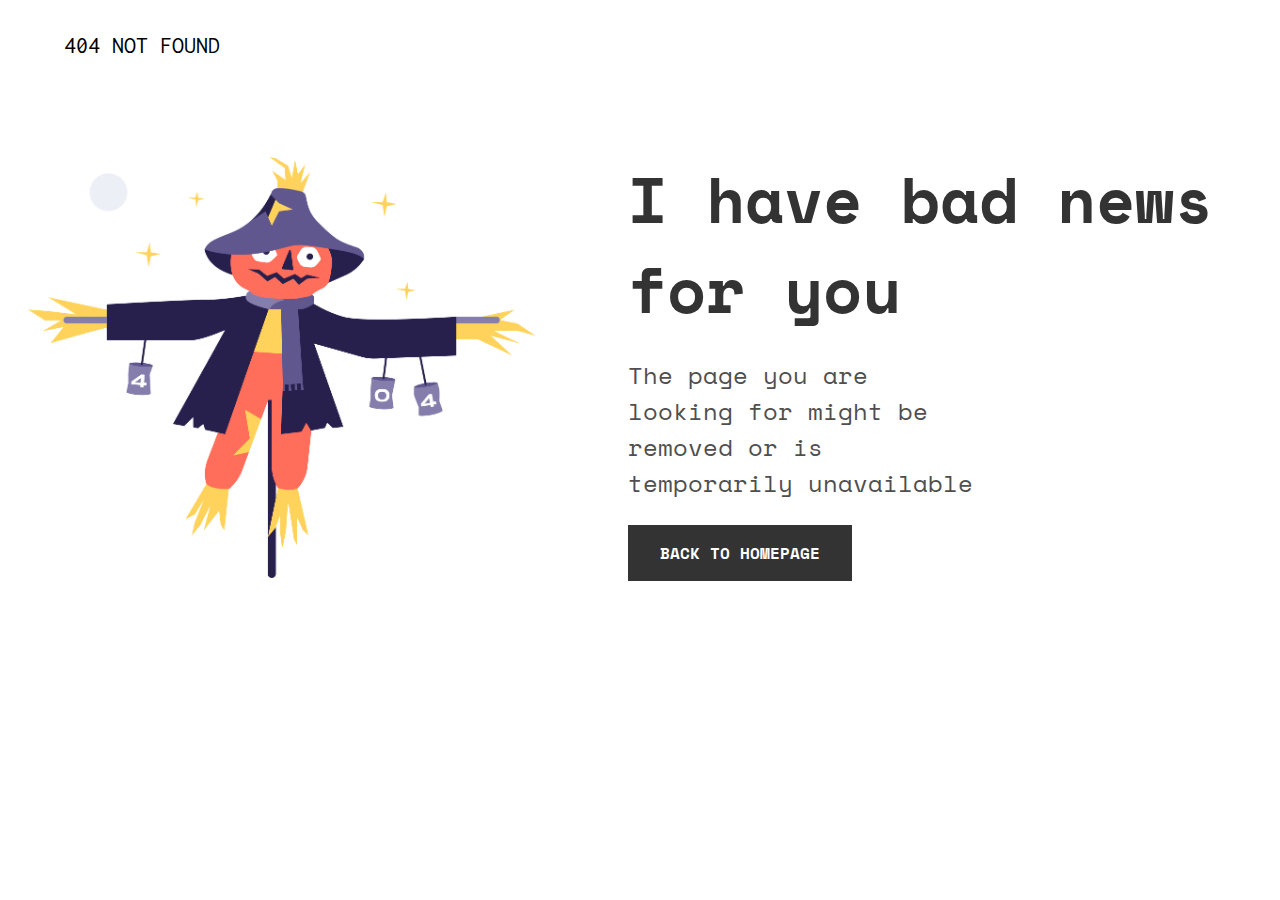
<file: 404-page/index.html>
<!DOCTYPE html>
<html lang="en">
  <head>
    <meta charset="utf-8" />
    <meta
      name="viewport"
      content="width=device-width, initial-scale=1,
  maximum-scale=5"
    />
    <link rel="stylesheet" href="styles/style.css">
  </head>
  <body>
    <header>
      404 NOT FOUND
    </header>
    <main>
      <div class="right">
        <img src="./Scarecrow.png" alt="ERROR 404">
      </div>
      <div class="left">
        <h1>I have bad news for you</h1>
        <p>The page you are looking for might be removed or is temporarily unavailable</p>
        <button>BACK TO HOMEPAGE</button>
      </div>
    </main>
  </body>
</html>
</file>
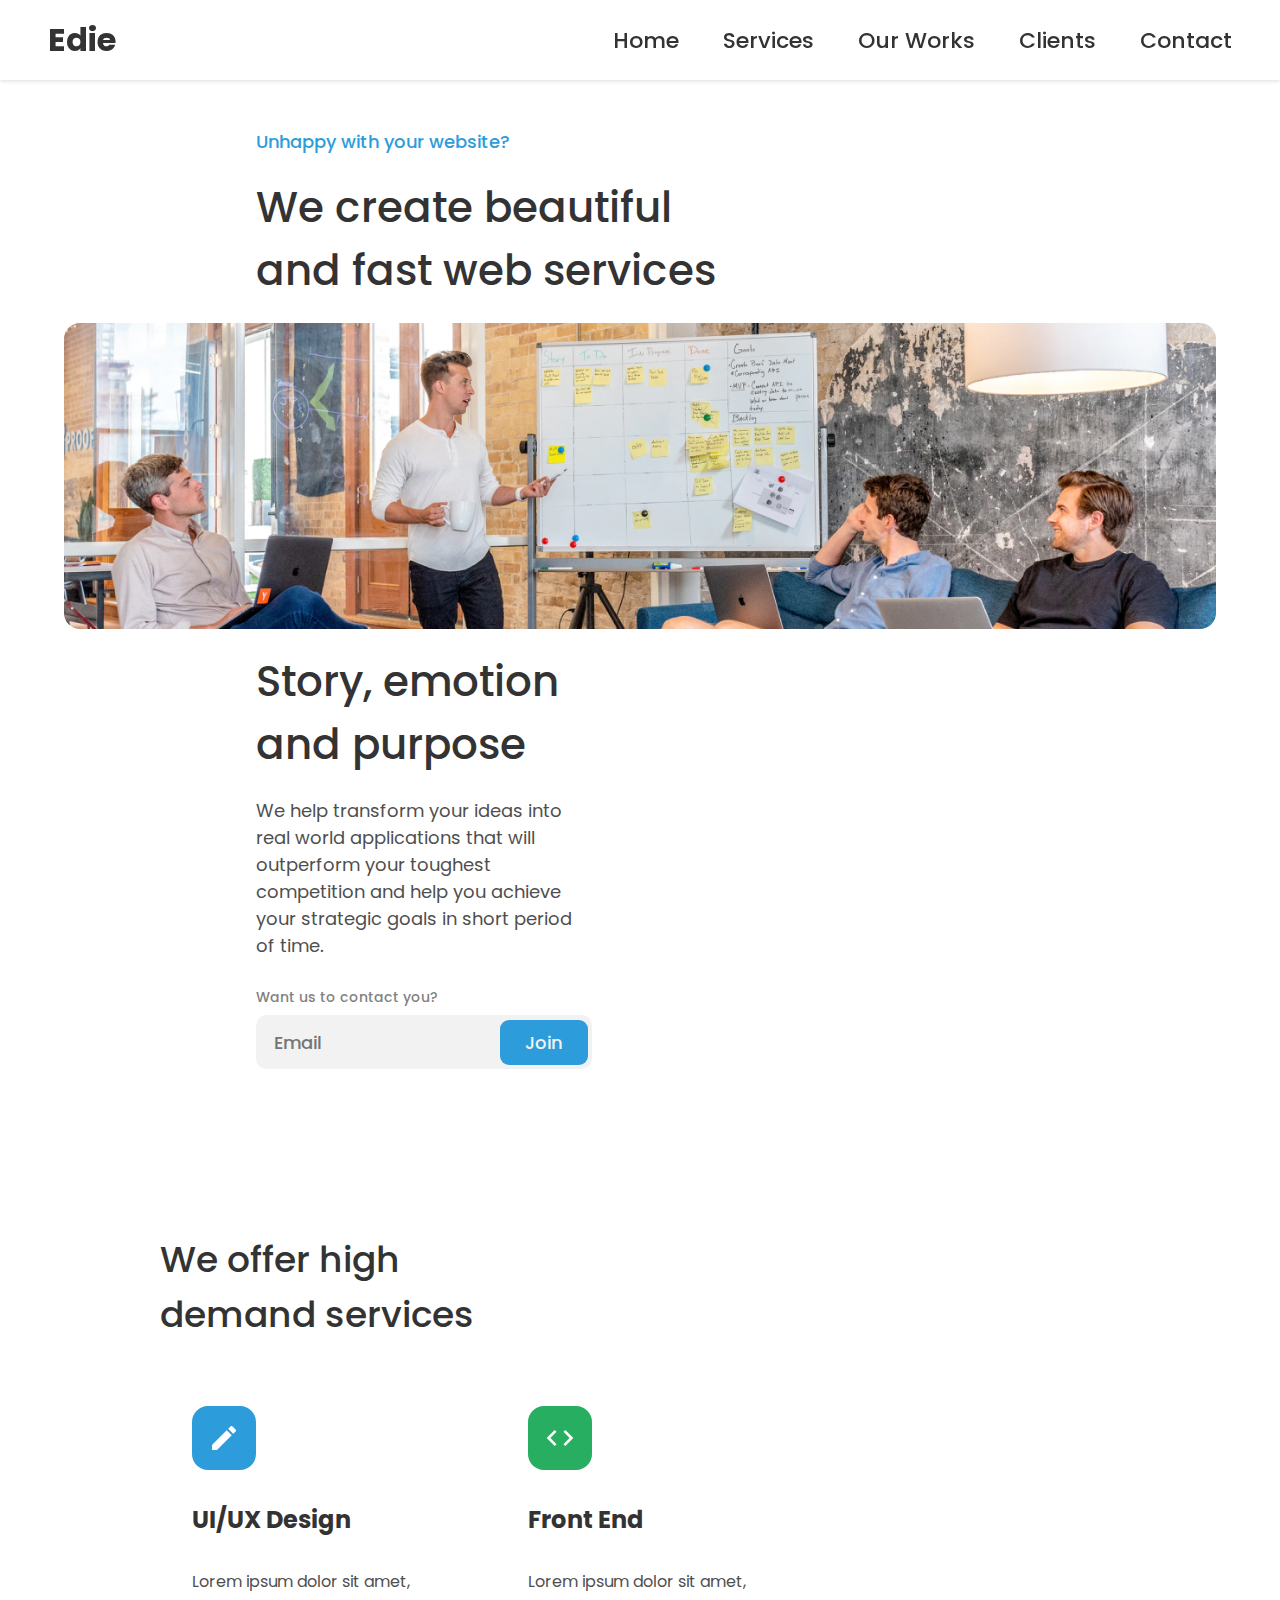
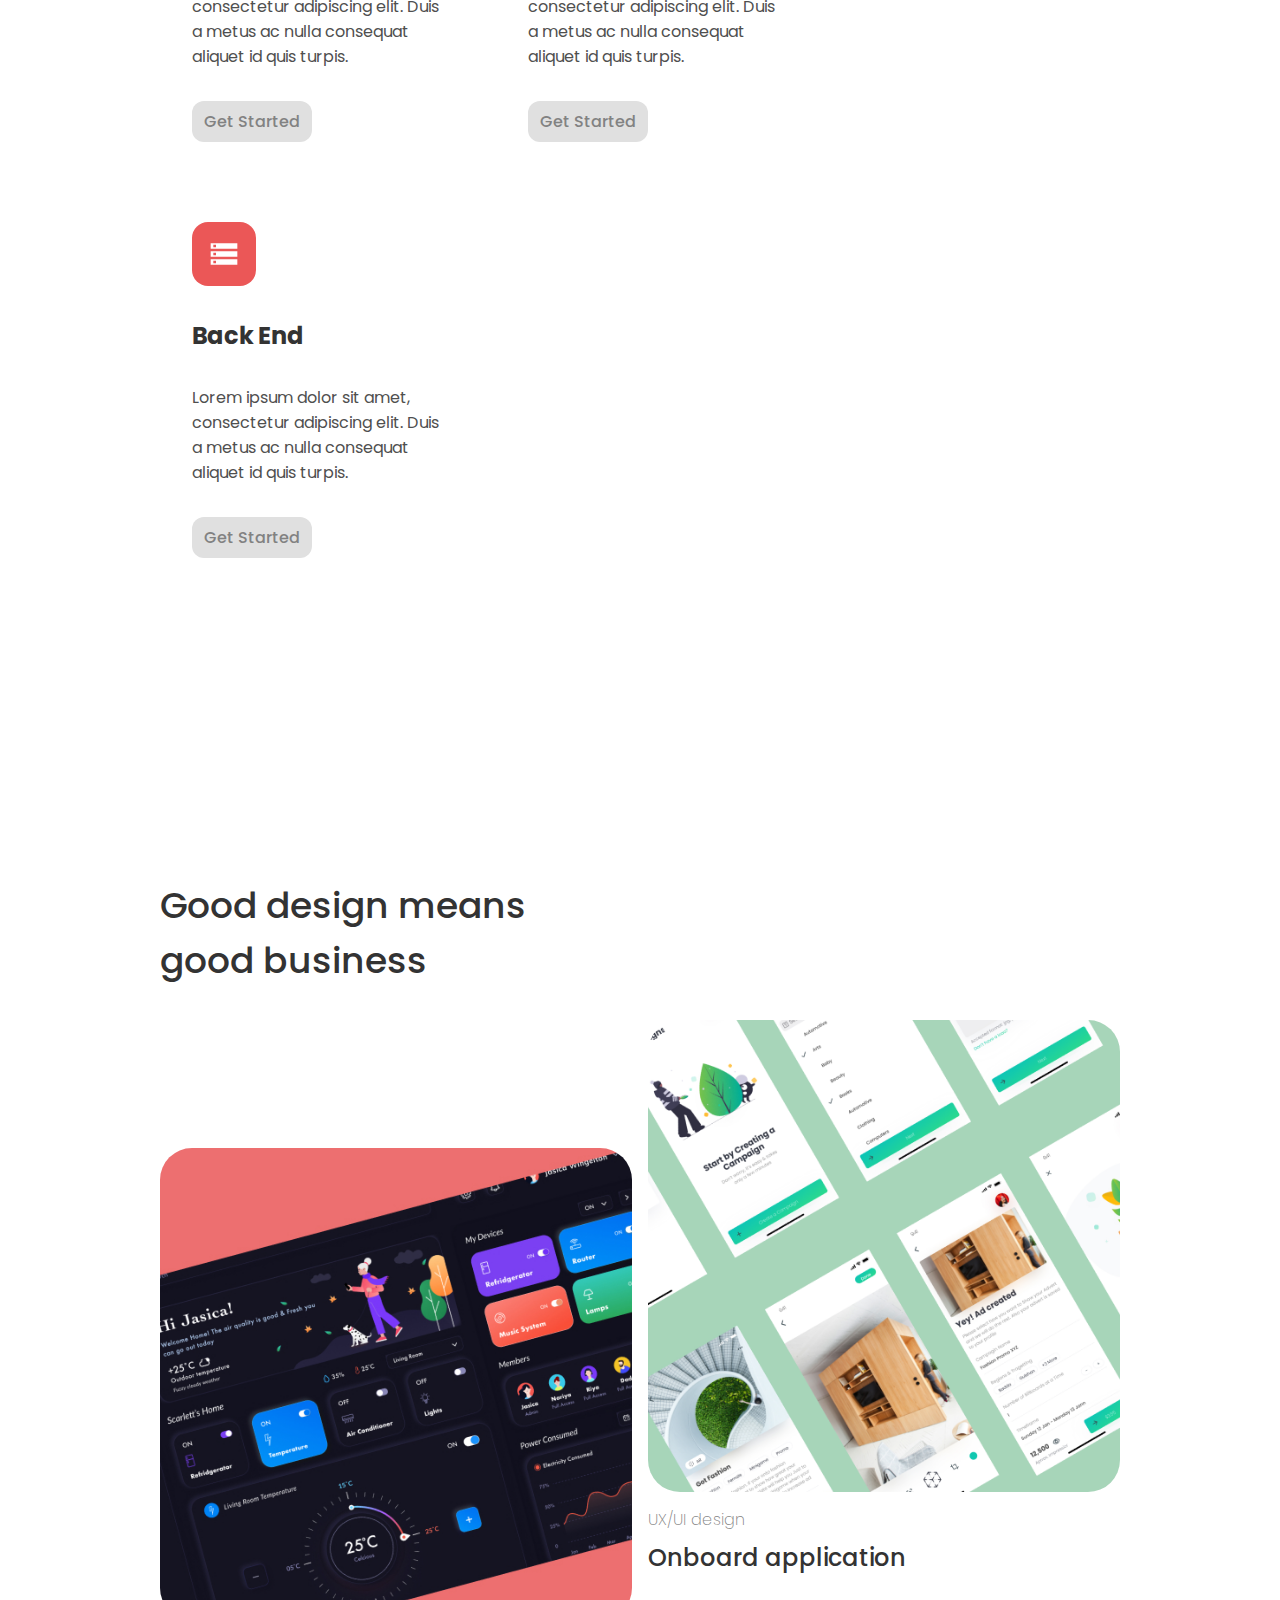
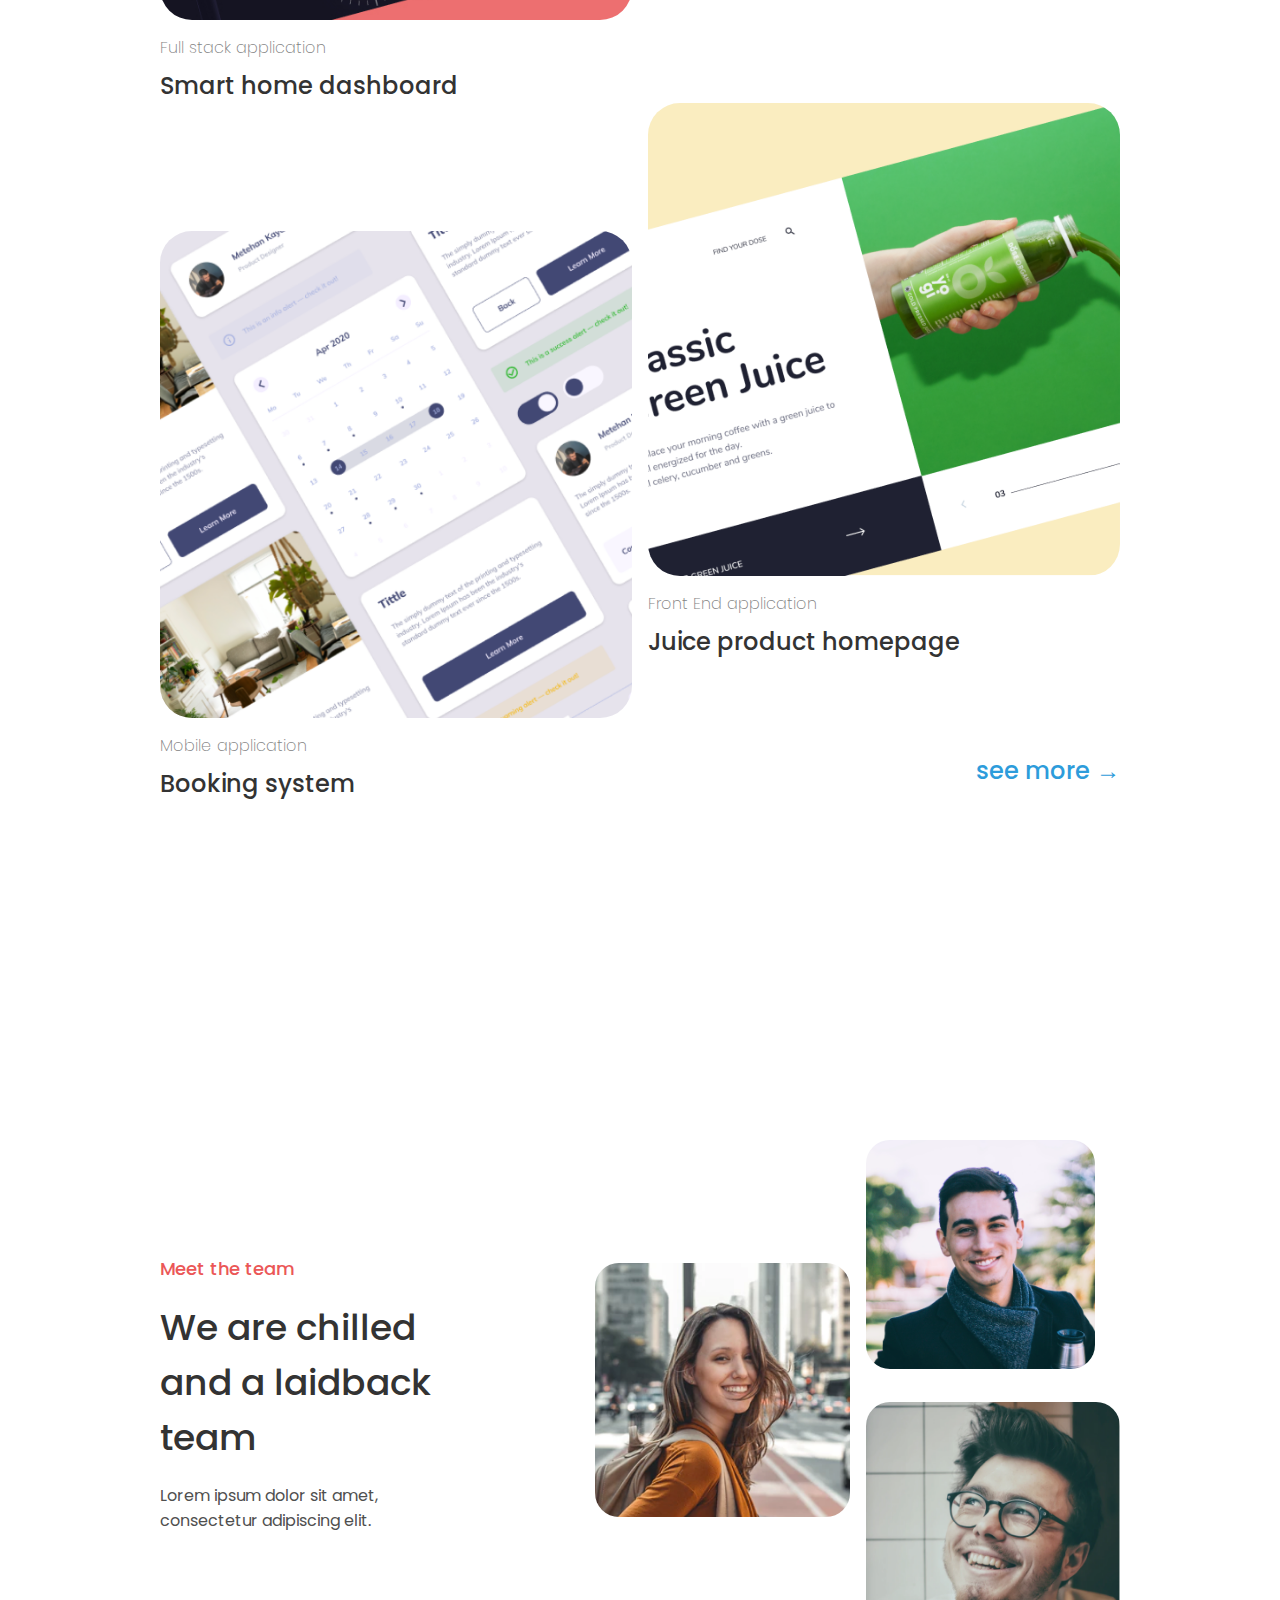
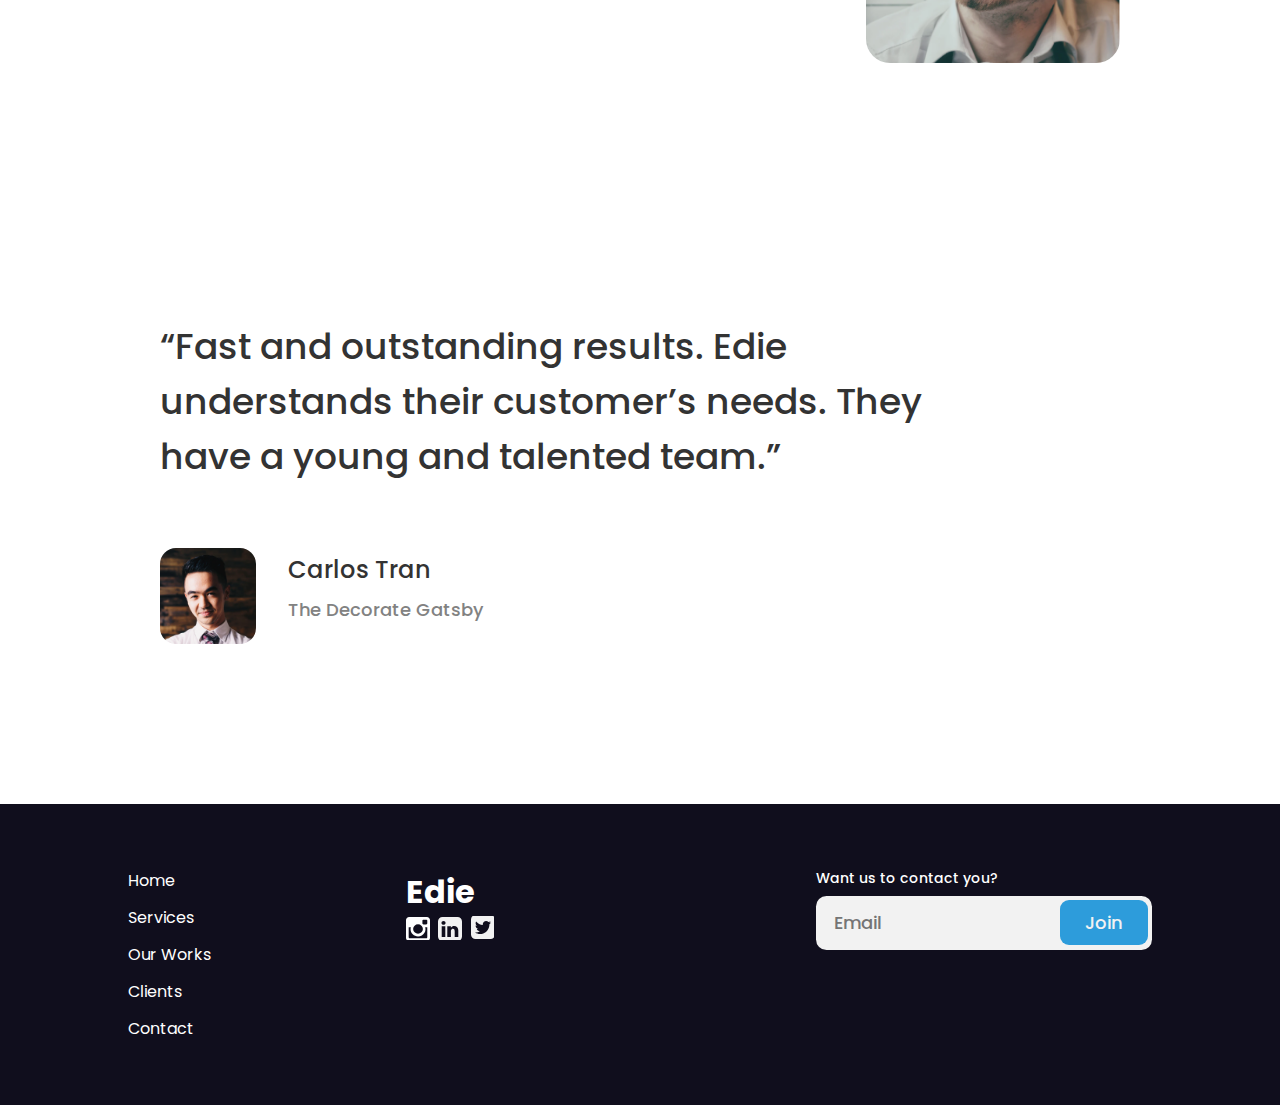
<file: edie-homepage-master/index.html>
<!DOCTYPE html>
<html lang="en">
  <head>
    <meta charset="UTF-8" />
    <meta name="viewport" content="width=device-width, initial-scale=1.0" />
    <meta http-equiv="X-UA-Compatible" content="ie=edge" />
    <title>Edie</title>
    <link rel="stylesheet" href="styles/style.css" />
  </head>
  <body>
    <!-- ------ -->
    <!-- Header -->
    <!-- ------ -->
    <header>
      <h1>Edie</h1>
      <nav>
        <div id="ham-icon">&#9776;</div>
        <ul>
          <li><a href="#home">Home</a></li>
          <li><a href="#services">Services</a></li>
          <li><a href="#works">Our Works</a></li>
          <li><a href="#clients">Clients</a></li>
          <li><a href="#contact">Contact</a></li>
        </ul>
      </nav>
      <!-- ToDo = Hamburger and Mobile Nav -->
    </header>
    <main id="home">
      <!-- ---- -->
      <!-- Hero -->
      <!-- ---- -->
      <section id="hero">
        <div class="hero__title_wrapper">
          <p class="sky">Unhappy with your website?</p>
          <h2 class="hero__title">
            We create beautiful <br />
            and fast web services
          </h2>
        </div>
        <div class="hero__image_wrapper">
          <img src="./images/heroImage.jpg" alt="" />
        </div>
        <div class="hero__title_wrapper w-20">
          <h2 class="hero__title">
            Story, emotion and purpose
          </h2>
          <p>
            We help transform your ideas into real world applications that will
            outperform your toughest competition and help you achieve your
            strategic goals in short period of time.
          </p>
          <div class="hero__email_wrapper">
            <label for="email">Want us to contact you?</label>
            <div class="button_wrapper">
              <input type="email" name="email" placeholder="Email" />
              <button type="submit">Join</button>
            </div>
          </div>
        </div>
      </section>
      <!-- -------- -->
      <!-- Services -->
      <!-- -------- -->
      <section id="services">
        <h2 class="services__title">We offer high <br />demand services</h2>
        <div class="services__cards">
          <div class="card">
            <div class="icon blue">
              <img src="./images/create.svg" alt="" />
            </div>
            <h3 class="title">UI/UX Design</h3>
            <p class="details">
              Lorem ipsum dolor sit amet, consectetur adipiscing elit. Duis a
              metus ac nulla consequat aliquet id quis turpis.
            </p>
            <button>Get Started</button>
          </div>
          <div class="card">
            <div class="icon green">
              <img src="./images/code.svg" alt="" />
            </div>
            <h3 class="title">Front End</h3>
            <p class="details">
              Lorem ipsum dolor sit amet, consectetur adipiscing elit. Duis a
              metus ac nulla consequat aliquet id quis turpis.
            </p>
            <button>Get Started</button>
          </div>
          <div class="card">
            <div class="icon red">
              <img src="./images/storage.svg" alt="" />
            </div>
            <h3 class="title">Back End</h3>
            <p class="details">
              Lorem ipsum dolor sit amet, consectetur adipiscing elit. Duis a
              metus ac nulla consequat aliquet id quis turpis.
            </p>
            <button>Get Started</button>
          </div>
        </div>
      </section>
      <!-- --------- -->
      <!-- Our Works -->
      <!-- --------- -->
      <section id="works">
        <h2 class="works__title">Good design means <br />good business</h2>
        <div class="cards">
          <div class="card_row">
            <div class="card -mb-8">
              <img src="./images/smarthome.jpg" class="card_image" />
              <div class="card_subtitle">Full stack application</div>
              <h3 class="card_title">Smart home dashboard</h3>
            </div>
            <div class="card">
              <img src="./images/onboard.png" alt="" class="card_image" />
              <div class="card_subtitle">UX/UI design</div>
              <h3 class="card_title">Onboard application</h3>
            </div>
          </div>
          <div class="card_row">
            <div class="card -mb-8">
              <img src="./images/booking.png" alt="" class="card_image" />
              <div class="card_subtitle">Mobile application</div>
              <h3 class="card_title">Booking system</h3>
            </div>
            <div class="card">
              <img src="./images/juice-product.png" alt="" class="card_image" />
              <div class="card_subtitle">Front End application</div>
              <h3 class="card_title">Juice product homepage</h3>
            </div>
          </div>
        </div>
        <div class="link">
          <a href="#works">see more &RightArrow;</a>
        </div>
      </section>
      <!-- -------- -->
      <!-- Our Team -->
      <!-- -------- -->
      <section id="contact">
        <div class="left">
          <div class="subtitle">Meet the team</div>
          <h2 class="title">We are chilled <br> and a laidback <br> team</h2>
          <p class="about">Lorem ipsum dolor sit amet, <br> consectetur adipiscing elit.</p>
        </div>
        <div class="right">
          <img id="two" src="./images/person1.png" alt="">
          <img id="three" src="./images/person2.png" alt="">
          <img id="one" src="./images/person3.png" alt="">
        </div>
      </section>
      <!-- ------- -->
      <!-- Clients -->
      <!-- ------- -->
      <section id="clients">
        <q>Fast and outstanding results. Edie understands their customer’s needs. They have a young and talented team.</q>
        <div class="profile">
          <img src="./images/person4.png" alt="">
          <div class="about">
            <h4 class="name">Carlos Tran</h4>
            <div class="subtitle">The Decorate Gatsby</div>
          </div>
        </div>
      </section>
    </main>
    <footer>
      <div class="left">
        <nav>
          <ul>
            <li><a href="#home">Home</a></li>
            <li><a href="#services">Services</a></li>
            <li><a href="#works">Our Works</a></li>
            <li><a href="#clients">Clients</a></li>
            <li><a href="#contact">Contact</a></li>
          </ul>
        </nav>
      </div>
      <div class="center">
        <h1>Edie</h1>
        <div class="icons">
          <img src="./images/instagram.svg" alt="">
          <img src="./images/linkedin.svg" alt="">
          <img src="./images/twitter.svg" alt="">
        </div>
      </div>
      <div class="right">
          <label for="email">Want us to contact you?</label>
          <div class="button_wrapper">
            <input type="email" name="email" placeholder="Email" />
            <button type="submit">Join</button>
          </div>
      </div>
    </footer>
    <script src="script.js"></script>
  </body>
</html>
</file>
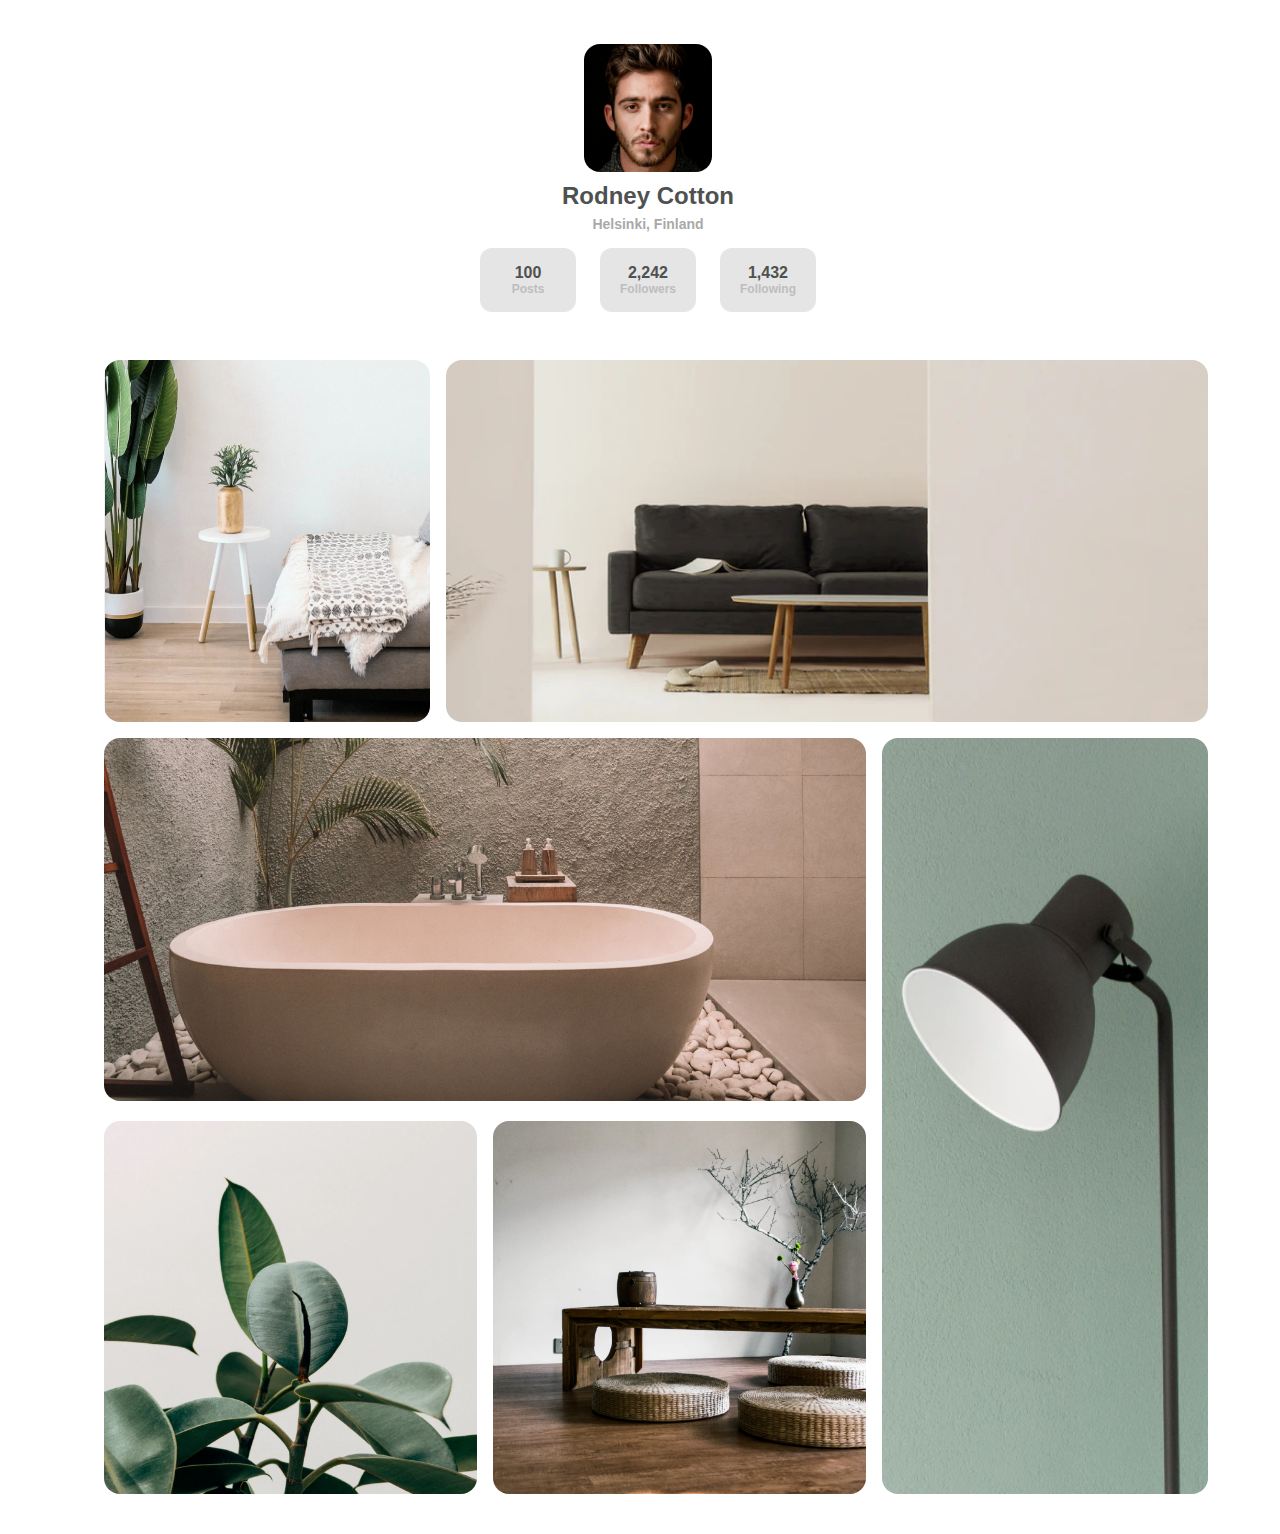
<file: my-gallery-master/index.html>
<!DOCTYPE html>
<html lang="en">
<head>
  <meta charset="UTF-8">
  <meta name="viewport" content="width=device-width, initial-scale=1.0">
  <meta http-equiv="X-UA-Compatible" content="ie=edge">
  <link rel="stylesheet" href="styles/style.css">
  <title>My Gallery Challenge</title>
</head>
<body>
  <section id="profile">
    <div class="avatar">
        <img src="./images/profilePhoto.png" alt="DP">
      <div id="name">Rodney Cotton</div>
      <small id="place">Helsinki, Finland</small>
    </div>
    <div class="cards">
      <div class="card">
        <div class="card___value">100</div>
        <small class="card__title">Posts</small>
      </div>
      <div class="card">
        <div class="card___value">2,242</div>
        <small class="card__title">Followers</small>
      </div>
      <div class="card">
        <div class="card___value">1,432</div>
        <small class="card__title">Following</small>
      </div>
    </div>
  </section>
  <section id="images">
    <div id="row1" class="flex">
      <img src="./images/photo1.png" alt="">
      <img src="./images/photo2.png" alt="">
    </div>
    <div id="row2" class="flex">
      <div id="row3" class="flex">
        <div id="row4">
          <img src="./images/photo3.png" alt="">
        </div>
        <div id="row5" class="flex">
          <img src="./images/photo5.png" alt="">
          <img src="./images/photo6.png" alt="">
        </div>
      </div>
      <div id="row6" class="flex">
        <img src="./images/photo4.png" alt="">
      </div>
    </div>
  </section>
</body>
</html>
</file>
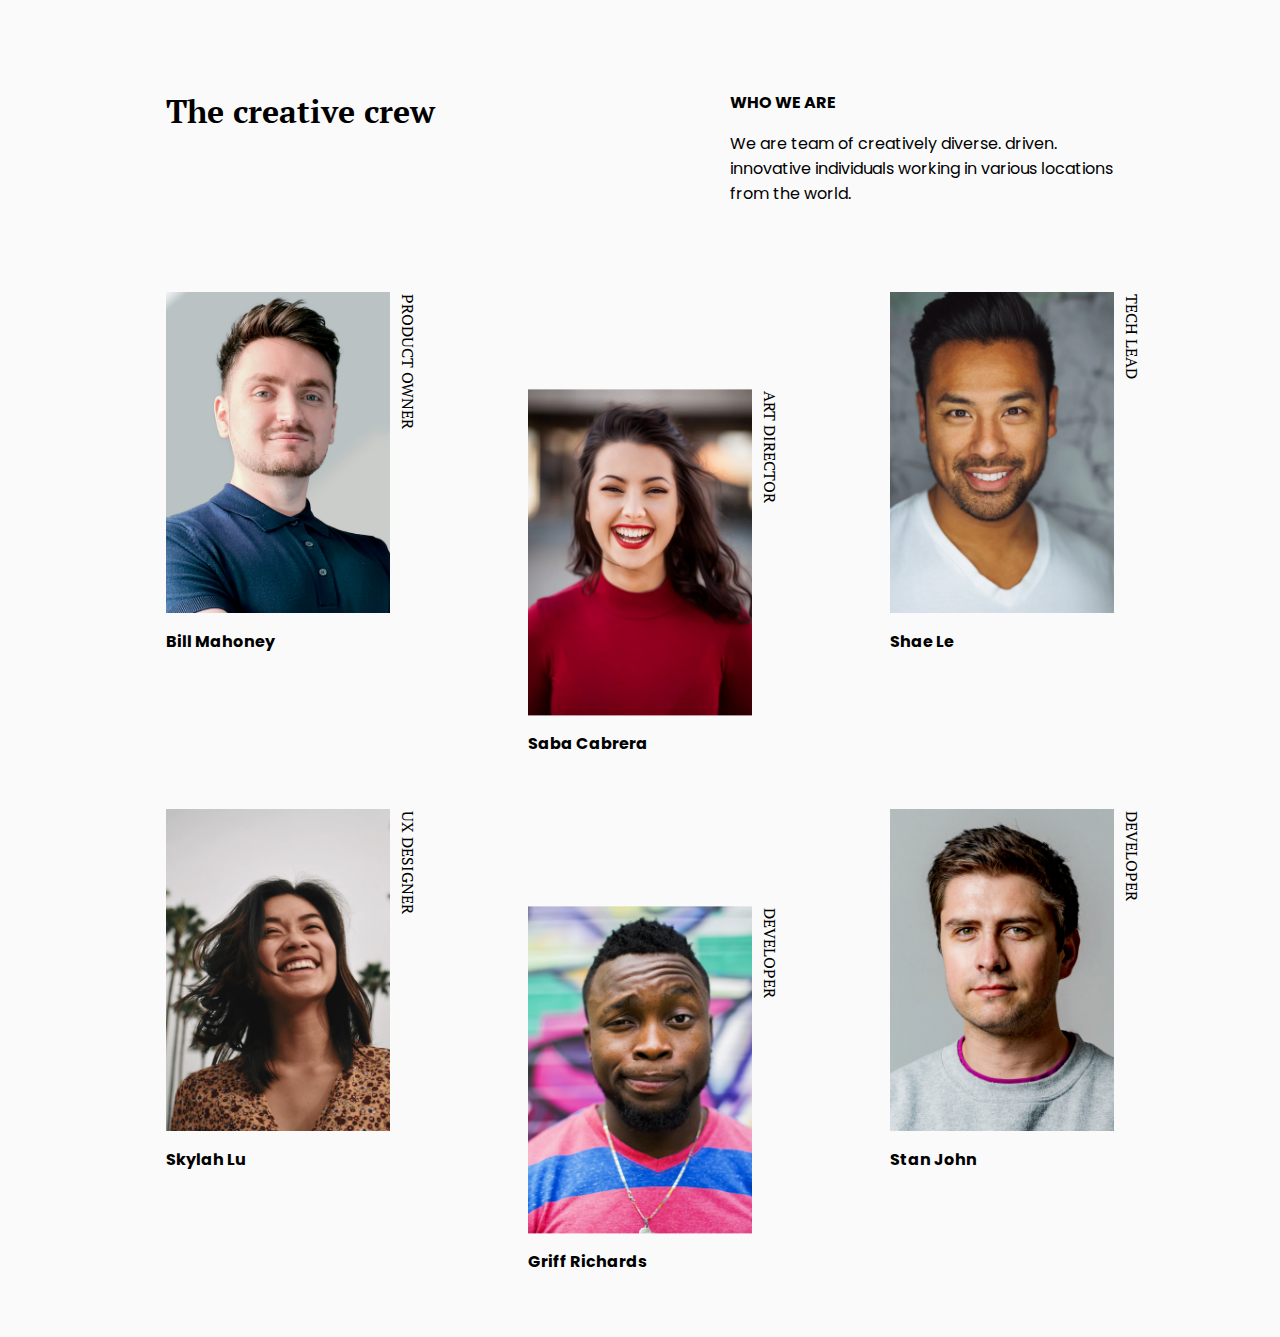
<file: my-team-page/index.html>
<!DOCTYPE html>
<html lang="en">
<head>
  <meta charset="UTF-8">
  <meta name="viewport" content="width=device-width, initial-scale=1.0">
  <meta http-equiv="X-UA-Compatible" content="ie=edge">
  <title>My Team Page</title>
  <link rel="stylesheet" href="styles/style.css">
</head>
<body>
  <div class="head">
    <h1>The creative crew</h1>
    <div class="about">
      <b>WHO WE ARE</b>
      <p>We are team of creatively diverse.  driven.  innovative individuals working in various locations from the world.</p>
    </div>
  </div>
  <div class="team">
    <div class="member">
      <p class="designation">PRODUCT OWNER</p>
      <img src="./images/photo1.png" alt=""><b class="name">Bill Mahoney</b>
    </div>
    <div class="member pc mob">
      <p class="designation">ART DIRECTOR</p>
      <img src="./images/photo2.png" alt=""><b class="name">Saba Cabrera</b>
    </div>
    <div class="member">
      <p class="designation">TECH LEAD</p>
      <img src="./images/photo3.png" alt=""><b class="name">Shae Le</b>
    </div>
    <div class="member mob">
      <p class="designation">UX DESIGNER</p>
      <img src="./images/photo4.png" alt=""><b class="name">Skylah Lu</b>
    </div>
    <div class="member pc">
      <p class="designation">DEVELOPER</p>
      <img src="./images/photo5.png" alt=""><b class="name">Griff Richards</b>
    </div>
    <div class="member mob">
      <p class="designation">DEVELOPER</p>
      <img src="./images/photo6.png" alt=""><b class="name">Stan John</b>
    </div>
  </div>
</body>
</html>
</file>
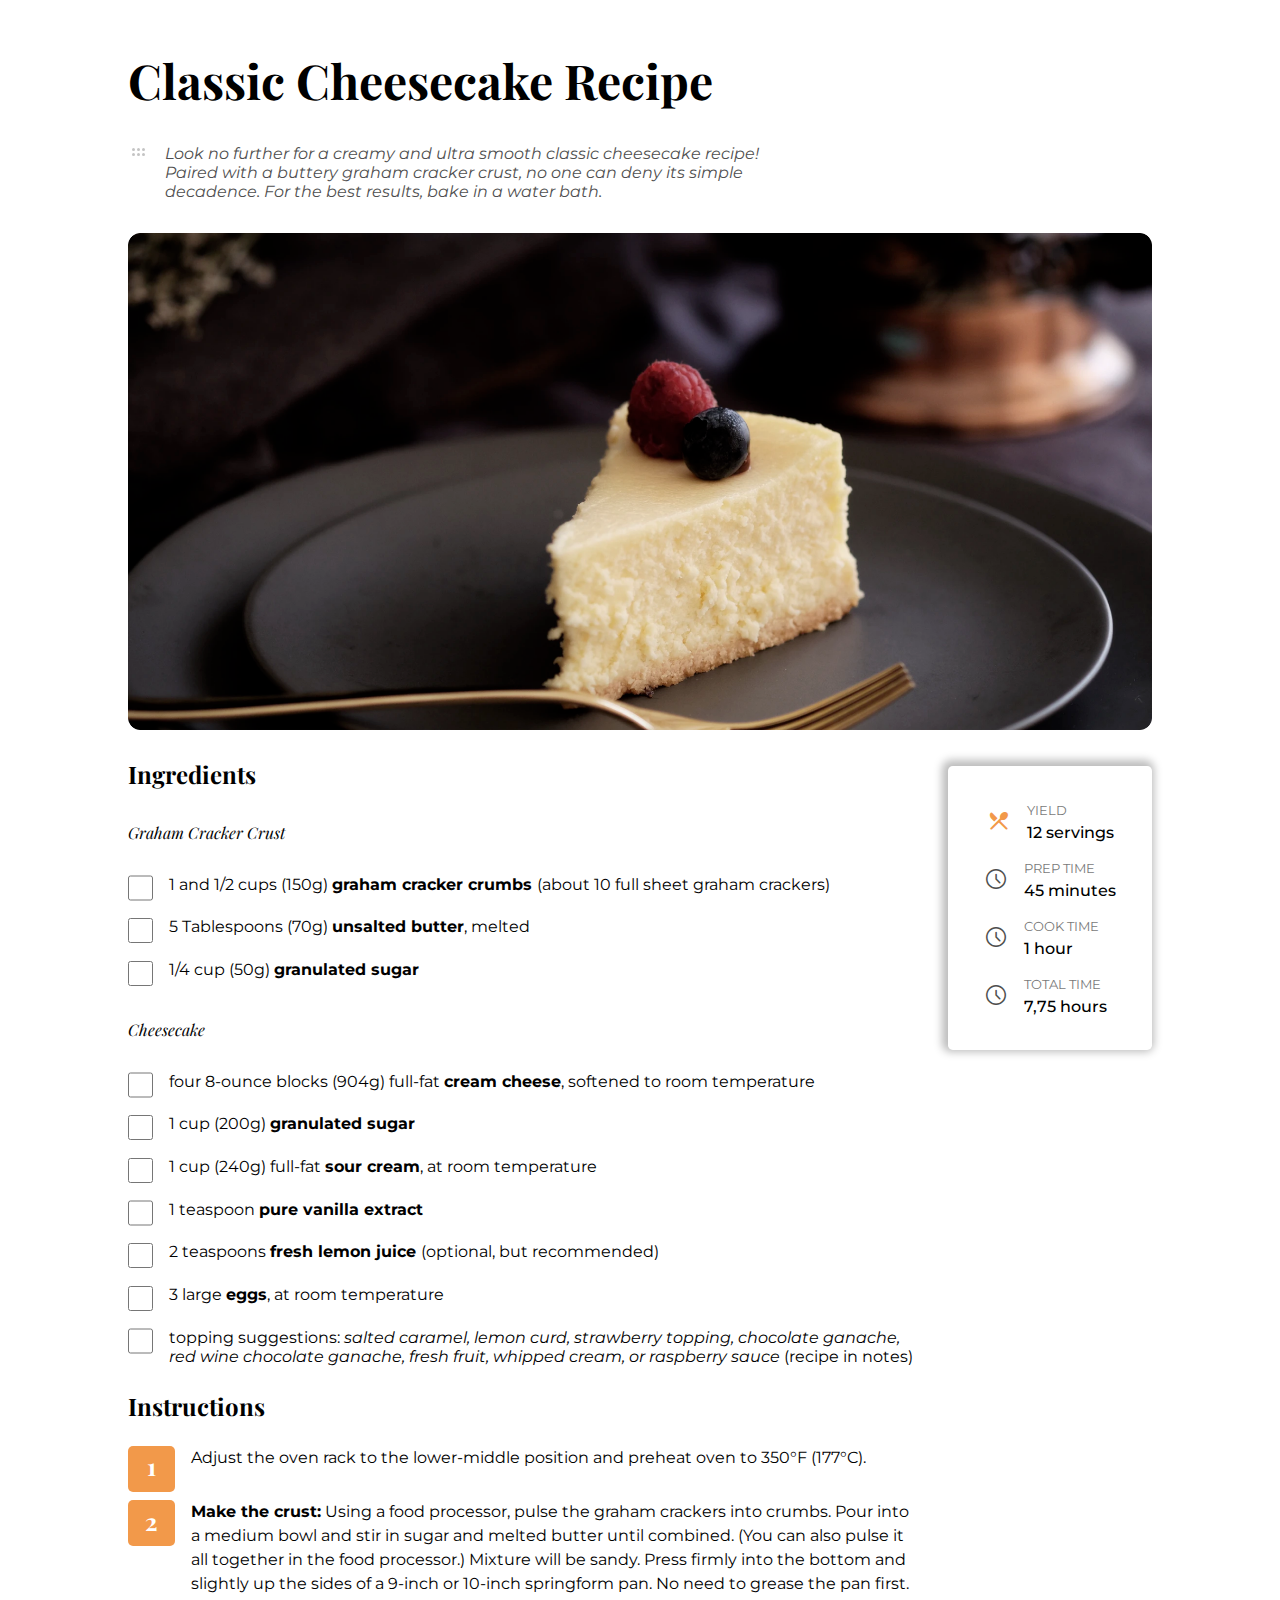
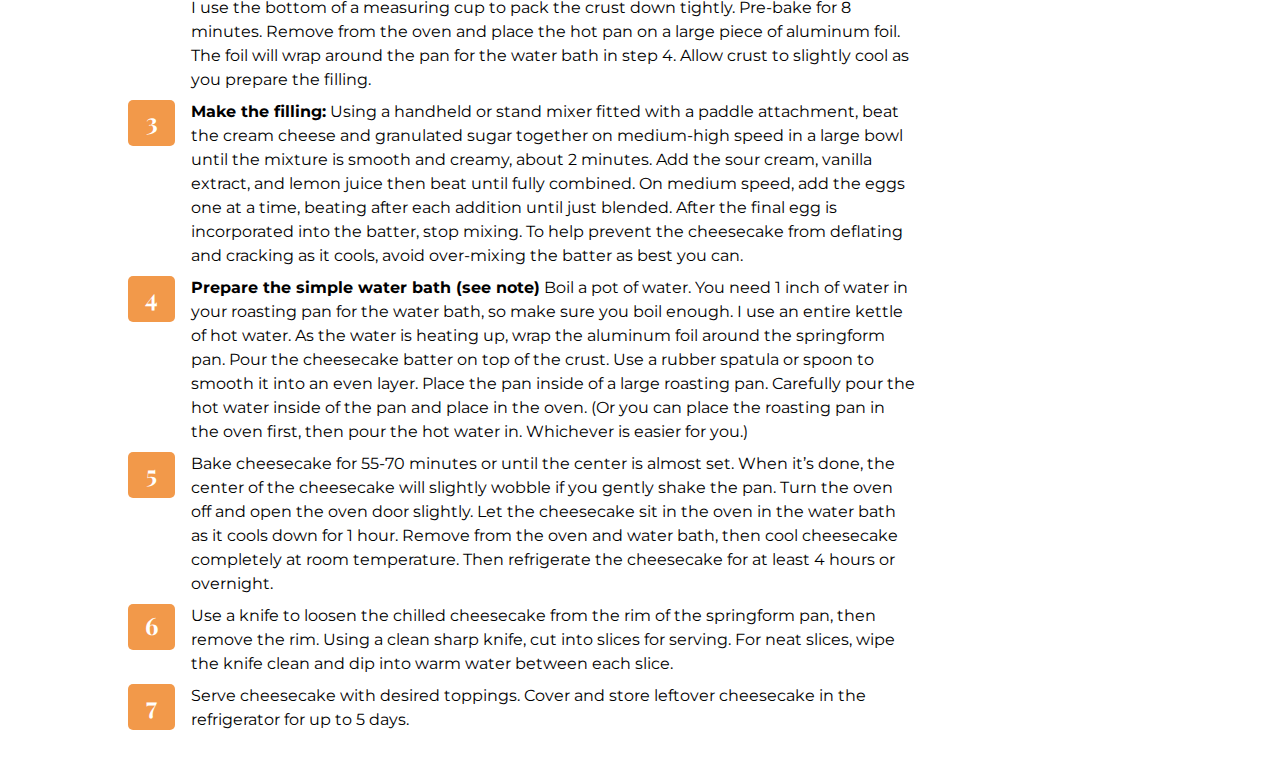
<file: recipe-page-master/index.html>
<!DOCTYPE html>
<html lang="en">
  <head>
    <meta charset="UTF-8" />
    <meta name="viewport" content="width=device-width, initial-scale=1.0" />
    <meta http-equiv="X-UA-Compatible" content="ie=edge" />
    <title>Document</title>
    <link rel="stylesheet" href="styles/style.css" />
    <link
      rel="stylesheet"
      href="https://fonts.googleapis.com/css2?family=Material+Symbols+Rounded:opsz,wght,FILL,GRAD@20..48,100..700,0..1,-50..200"
    />
  </head>
  <body>
    <main>
      <section id="dish">
        <h1 class="title">Classic Cheesecake Recipe</h1>
        <div class="description">
          <img src="./6dots.svg" alt="" />
          <em>
            Look no further for a creamy and ultra smooth classic cheesecake
            recipe! Paired with a buttery graham cracker crust, no one can deny
            its simple decadence. For the best results, bake in a water bath.
          </em>
        </div>
      </section>
      <img
        class="dish-img"
        src="./photo1.png"
        alt="Classic Cheesecake Recipe"
      />
      <section id="about">
        <section class="stats">
          <div class="servings card">
            <span class="material-symbols-rounded orange">
              restaurant_menu
            </span>
            <div class="about">
              <small>YIELD</small>
              <p>12 servings</p>
            </div>
          </div>
          <div class="time-stats">
            <div class="card">
              <span class="material-symbols-rounded">
                schedule
              </span>
              <div class="about">
                <small>PREP TIME</small>
                <p>45 minutes</p>
              </div>
            </div>
            <div class="card">
              <span class="material-symbols-rounded">
                schedule
              </span>
              <div class="about">
                <small>COOK TIME</small>
                <p>1 hour</p>
              </div>
            </div>
            <div class="card">
              <span class="material-symbols-rounded">
                schedule
              </span>
              <div class="about">
                <small>TOTAL TIME</small>
                <p>7,75 hours</p>
              </div>
            </div>
          </div>
        </section>
        <div>
          <section id="ingredients">
            <h2>Ingredients</h2>
            <div class="ingre">
              <em class="ingreem">Graham Cracker Crust</em>
              <div class="check">
                <input type="checkbox" name="" id="" />
                <p>
                  1 and 1/2 cups (150g) <b> graham cracker crumbs </b>(about 10
                  full sheet graham crackers)
                </p>
              </div>
              <div class="check">
                <input type="checkbox" name="" id="" />
                <p>5 Tablespoons (70g) <b> unsalted butter</b>, melted</p>
              </div>
              <div class="check">
                <input type="checkbox" name="" id="" />
                <p>1/4 cup (50g) <b> granulated sugar</b></p>
              </div>
            </div>
            <div class="ingre">
              <em class="ingreem">Cheesecake</em>
              <div class="check">
                <input type="checkbox" name="" id="" />
                <p>
                  four 8-ounce blocks (904g) full-fat <b> cream cheese</b>,
                  softened to room temperature
                </p>
              </div>
              <div class="check">
                <input type="checkbox" name="" id="" />
                <p>1 cup (200g) <b> granulated sugar</b></p>
              </div>
              <div class="check">
                <input type="checkbox" name="" id="" />
                <p>
                  1 cup (240g) full-fat <b> sour cream</b>, at room temperature
                </p>
              </div>
              <div class="check">
                <input type="checkbox" name="" id="" />
                <p>1 teaspoon <b>pure vanilla extract</b></p>
              </div>
              <div class="check">
                <input type="checkbox" name="" id="" />
                <p>
                  2 teaspoons <b>fresh lemon juice </b>(optional, but
                  recommended)
                </p>
              </div>
              <div class="check">
                <input type="checkbox" name="" id="" />
                <p>3 large <b> eggs</b>, at room temperature</p>
              </div>
              <div class="check">
                <input type="checkbox" name="" id="" />
                <p>
                  topping suggestions:
                  <em>
                    salted caramel, lemon curd, strawberry topping, chocolate
                    ganache, red wine chocolate ganache, fresh fruit, whipped
                    cream, or raspberry sauce </em
                  >(recipe in notes)
                </p>
              </div>
            </div>
          </section>
          <section id="instructions">
            <h2>Instructions</h2>
            <ol>
              <li>
                <div class="no">1</div>
                <div class="text">
                  Adjust the oven rack to the lower-middle position and preheat
                  oven to 350°F (177°C).
                </div>
              </li>
              <li>
                <div class="no">2</div>
                <div class="text">
                  <b>Make the crust:</b> Using a food processor, pulse the graham
                  crackers into crumbs. Pour into a medium bowl and stir in
                  sugar and melted butter until combined. (You can also pulse it
                  all together in the food processor.) Mixture will be sandy.
                  Press firmly into the bottom and slightly up the sides of a
                  9-inch or 10-inch springform pan. No need to grease the pan
                  first. I use the bottom of a measuring cup to pack the crust
                  down tightly. Pre-bake for 8 minutes. Remove from the oven and
                  place the hot pan on a large piece of aluminum foil. The foil
                  will wrap around the pan for the water bath in step 4. Allow
                  crust to slightly cool as you prepare the filling.
                </div>
              </li>
              <li>
                <div class="no">3</div>
                <div class="text">
                  <b>Make the filling:</b> Using a handheld or stand mixer fitted with
                  a paddle attachment, beat the cream cheese and granulated
                  sugar together on medium-high speed in a large bowl until the
                  mixture is smooth and creamy, about 2 minutes. Add the sour
                  cream, vanilla extract, and lemon juice then beat until fully
                  combined. On medium speed, add the eggs one at a time, beating
                  after each addition until just blended. After the final egg is
                  incorporated into the batter, stop mixing. To help prevent the
                  cheesecake from deflating and cracking as it cools, avoid
                  over-mixing the batter as best you can.
                </div>
              </li>
              <li>
                <div class="no">4</div>
                <div class="text">
                <b>Prepare the simple water bath (see note)</b> Boil a pot of water.
                You need 1 inch of water in your roasting pan for the water
                bath, so make sure you boil enough. I use an entire kettle of
                hot water. As the water is heating up, wrap the aluminum foil
                around the springform pan. Pour the cheesecake batter on top of
                the crust. Use a rubber spatula or spoon to smooth it into an
                even layer. Place the pan inside of a large roasting pan.
                Carefully pour the hot water inside of the pan and place in the
                oven. (Or you can place the roasting pan in the oven first, then
                pour the hot water in. Whichever is easier for you.)</div>
              </li>
              <li>
                <div class="no">5</div>
                <div class="text">
                Bake cheesecake for 55-70 minutes or until the center is almost
                set. When it’s done, the center of the cheesecake will slightly
                wobble if you gently shake the pan. Turn the oven off and open
                the oven door slightly. Let the cheesecake sit in the oven in
                the water bath as it cools down for 1 hour. Remove from the oven
                and water bath, then cool cheesecake completely at room
                temperature. Then refrigerate the cheesecake for at least 4
                hours or overnight.</div>
              </li>
              <li>
                <div class="no">6</div>
                <div class="text">
                Use a knife to loosen the chilled cheesecake from the rim of the
                springform pan, then remove the rim. Using a clean sharp knife,
                cut into slices for serving. For neat slices, wipe the knife
                clean and dip into warm water between each slice.</div>
              </li>
              <li>
                <div class="no">7</div>
                <div class="text">
                Serve cheesecake with desired toppings. Cover and store leftover
                cheesecake in the refrigerator for up to 5 days.</div>
              </li>
            </ol>
          </section>
        </div>
      </section>
    </main>
  </body>
</html>
</file>
<file: 404-page/styles/style.css>
@import url("https://fonts.googleapis.com/css2?family=Inconsolata:wght@700&family=Space+Mono:wght@400;700&display=swap");
*, *::after, *::before {
  -webkit-box-sizing: border-box;
          box-sizing: border-box;
  margin: 0;
  padding: 0;
}

:root {
  --ff-header: 'Inconsolata', monospace;
  --ff-text: 'Space Mono', monospace;
}

header {
  font-family: var(--ff-header);
  font-size: 24px;
  display: -webkit-box;
  display: -ms-flexbox;
  display: flex;
  margin: 2.5% 5%;
}

main {
  font-family: var(--ff-text);
  display: -webkit-box;
  display: -ms-flexbox;
  display: flex;
  -webkit-box-orient: horizontal;
  -webkit-box-direction: normal;
      -ms-flex-direction: row;
          flex-direction: row;
  -webkit-box-align: center;
      -ms-flex-align: center;
          align-items: center;
  -webkit-box-pack: center;
      -ms-flex-pack: center;
          justify-content: center;
}

main .right {
  display: -webkit-box;
  display: -ms-flexbox;
  display: flex;
  -webkit-box-pack: center;
      -ms-flex-pack: center;
          justify-content: center;
}

main .right img {
  width: 90%;
  padding: 0em;
}

main .left {
  color: #333;
  font-size: 32px;
  line-height: 1.4;
  padding: 2em;
}

main .left p {
  color: #4F4F4F;
  margin-top: 1em;
  margin-bottom: 1em;
  line-height: 1.5;
  width: 60%;
  font-size: 24px;
}

main .left button {
  background-color: #333333;
  color: #fff;
  padding: 1em 2em;
  font-size: 16px;
  font-family: var(--ff-text);
  font-weight: 700;
  border: 0;
}

@media (max-width: 768px) {
  main {
    -webkit-box-orient: vertical;
    -webkit-box-direction: normal;
        -ms-flex-direction: column;
            flex-direction: column;
  }
  main .left {
    font-size: 24px;
    padding: 1em;
  }
  main .left p {
    width: 100%;
  }
}
/*# sourceMappingURL=style.css.map */
</file>
<file: edie-homepage-master/styles/style.css>
@import url("https://fonts.googleapis.com/css2?family=Heebo:wght@800&family=Poppins:wght@400;500;700&display=swap");
*,
*::after,
*::before {
  -webkit-box-sizing: border-box;
          box-sizing: border-box;
  margin: 0;
  padding: 0;
}

body {
  font-family: var(--ff-pri);
  overflow-x: hidden;
}

.w-20 {
  width: 20em;
}

.flex {
  display: -webkit-box;
  display: -ms-flexbox;
  display: flex;
}

:root {
  --ff-pri: 'Poppins', sans-serif;
  --ff-title: 'Heebo', sans-serif;
  --gray-1: #333333;
  --gray-2: #4F4F4F;
  --gray-3: #828282;
  --gray-4: #BDBDBD;
  --gray-5: #E0E0E0;
  --gray-6: #F2F2F2;
  --red: #EB5757;
  --green: #27AE60;
  --yellow: #F2C94C;
  --sky: #2D9CDB;
  --footer-bg: #100E1D;
}

header {
  color: var(--gray-1);
  padding: 1em 3em;
  -webkit-box-align: center;
      -ms-flex-align: center;
          align-items: center;
  display: -webkit-box;
  display: -ms-flexbox;
  display: flex;
  -webkit-box-pack: justify;
      -ms-flex-pack: justify;
          justify-content: space-between;
  position: fixed;
  top: 0;
  width: 100%;
  background: white;
  -webkit-box-shadow: 0 0 5px rgba(0, 0, 0, 0.2);
          box-shadow: 0 0 5px rgba(0, 0, 0, 0.2);
}

header #ham-icon {
  display: none;
}

header ul {
  font-size: 22px;
  display: -webkit-box;
  display: -ms-flexbox;
  display: flex;
  list-style: none;
  gap: 2em;
  font-weight: 500;
}

header ul li {
  -webkit-user-select: none;
     -moz-user-select: none;
      -ms-user-select: none;
          user-select: none;
}

header ul li a {
  text-decoration: none;
  color: var(--gray-1);
}

header ul li:hover {
  cursor: pointer;
  margin-bottom: -2px;
  border-bottom: 2px solid #000;
}

header ul li:active {
  -webkit-transform: scale(0.9);
          transform: scale(0.9);
}

@media (max-width: 800px) {
  header {
    padding: 4%;
  }
  header ul {
    display: none;
    position: absolute;
    -webkit-box-orient: vertical;
    -webkit-box-direction: normal;
        -ms-flex-direction: column;
            flex-direction: column;
    right: 0;
    text-align: right;
    background: white;
    border-radius: 0 0 0 1em;
    padding: 1em;
  }
  header ul li {
    padding: 0.25em;
  }
  header ul li:hover {
    margin: -2px;
    border: 2px solid #000;
    border-radius: 0.25em;
    -webkit-transform: scale(1.05);
            transform: scale(1.05);
  }
  header ul li:active {
    -webkit-transform: scale(0.95);
            transform: scale(0.95);
  }
  header #ham-icon {
    display: inline;
    font-size: 24px;
    -webkit-user-select: none;
       -moz-user-select: none;
        -ms-user-select: none;
            user-select: none;
    cursor: pointer;
  }
}

#hero {
  padding: 8em 0 2em;
}

#hero .hero__title_wrapper {
  margin-left: 20%;
  margin-right: auto;
}

#hero .hero__title_wrapper p {
  color: var(--gray-2);
  font-size: 18px;
}

#hero .hero__title_wrapper .sky {
  font-weight: 500;
  color: var(--sky);
}

#hero .hero__title_wrapper .hero__title {
  font-weight: 500;
  font-size: 42px;
  margin: 0.5em 0;
  color: var(--gray-1);
}

#hero .hero__title_wrapper .hero__email_wrapper {
  margin: 2em 0;
  color: var(--gray-3);
  font-weight: 500;
  font-size: 14px;
}

#hero .hero__title_wrapper .hero__email_wrapper .button_wrapper {
  margin: 0.5em 0;
  background: var(--gray-6);
  display: -webkit-inline-box;
  display: -ms-inline-flexbox;
  display: inline-flex;
  width: 24em;
  -webkit-box-pack: justify;
      -ms-flex-pack: justify;
          justify-content: space-between;
  border-radius: 0.75em;
}

#hero .hero__title_wrapper .hero__email_wrapper .button_wrapper input {
  all: unset;
  color: black;
  font-size: 18px;
  width: 80%;
  padding-left: 1em;
}

#hero .hero__title_wrapper .hero__email_wrapper .button_wrapper button {
  all: unset;
  font-size: 18px;
  color: var(--gray-6);
  background: var(--sky);
  padding: 0.5em 1.4em;
  margin: 0.25em;
  border-radius: 0.5em;
}

#hero .hero__image_wrapper {
  width: 100%;
  overflow: hidden;
  display: -webkit-box;
  display: -ms-flexbox;
  display: flex;
  -webkit-box-pack: center;
      -ms-flex-pack: center;
          justify-content: center;
}

#hero .hero__image_wrapper img {
  width: 90%;
  -o-object-fit: cover;
     object-fit: cover;
  border-radius: 1em;
}

@media (max-width: 768px) {
  #hero .hero__title_wrapper {
    margin: 0 10%;
  }
  #hero .hero__title_wrapper .hero__title {
    font-size: 24px;
  }
  #hero .hero__title_wrapper p {
    font-size: 12px;
  }
  #hero .hero__title_wrapper .hero__email_wrapper {
    font-size: 10px;
  }
  #hero .hero__title_wrapper .hero__email_wrapper .button_wrapper {
    width: 100%;
  }
  #hero .hero__image_wrapper img {
    width: 95%;
    border-radius: 0.5em;
  }
  #hero .w-20 {
    width: 80%;
  }
}

#services {
  color: var(--gray-1);
  padding: 6em 10em;
}

#services .services__title {
  font-size: 36px;
  font-weight: 500;
}

#services .services__cards {
  margin: 2em 0;
  display: -webkit-box;
  display: -ms-flexbox;
  display: flex;
  -ms-flex-wrap: wrap;
      flex-wrap: wrap;
  gap: 1em;
}

#services .services__cards .card {
  display: -webkit-box;
  display: -ms-flexbox;
  display: flex;
  -webkit-box-orient: vertical;
  -webkit-box-direction: normal;
      -ms-flex-direction: column;
          flex-direction: column;
  gap: 2em;
  padding: 2em;
  border-radius: 1em;
}

#services .services__cards .card .icon {
  display: -webkit-box;
  display: -ms-flexbox;
  display: flex;
  -webkit-box-align: center;
      -ms-flex-align: center;
          align-items: center;
  -webkit-box-pack: center;
      -ms-flex-pack: center;
          justify-content: center;
  width: 4em;
  height: 4em;
  border-radius: 1em;
}

#services .services__cards .card .icon img {
  width: 2em;
}

#services .services__cards .card .blue {
  background: var(--sky);
}

#services .services__cards .card .green {
  background: var(--green);
}

#services .services__cards .card .red {
  background: var(--red);
}

#services .services__cards .card .title {
  font-size: 24px;
}

#services .services__cards .card .details {
  color: var(--gray-2);
  font-size: 16px;
  max-width: 16em;
}

#services .services__cards .card button {
  all: unset;
  padding: 0.5em 0.75em;
  width: -webkit-fit-content;
  width: -moz-fit-content;
  width: fit-content;
  background: var(--gray-5);
  color: #828282;
  font-weight: 500;
  border-radius: 0.75em;
  cursor: pointer;
}

#services .services__cards .card:hover {
  -webkit-box-shadow: 1px 1px 6px rgba(0, 0, 0, 0.2);
          box-shadow: 1px 1px 6px rgba(0, 0, 0, 0.2);
}

#services .services__cards .card:hover button {
  color: white;
  background: var(--sky);
}

@media (max-width: 768px) {
  #services {
    padding: 8em 1em 0;
  }
  #services .services__title {
    font-size: 24px;
    margin-left: 1em;
  }
}

#works {
  color: var(--gray-1);
  padding: 6em 10em;
  margin: 4em 0;
}

#works .works__title {
  font-size: 36px;
  font-weight: 500;
}

#works .cards {
  margin: 2em 0;
  display: -webkit-box;
  display: -ms-flexbox;
  display: flex;
  -webkit-box-orient: vertical;
  -webkit-box-direction: normal;
      -ms-flex-direction: column;
          flex-direction: column;
  gap: 8em;
  width: 100%;
}

#works .cards .card_row {
  display: -webkit-box;
  display: -ms-flexbox;
  display: flex;
  gap: 1em;
}

#works .cards .card_row .card {
  width: 50%;
}

#works .cards .card_row .card .card_image {
  width: 100%;
  border-radius: 2em;
}

#works .cards .card_row .card .card_subtitle {
  color: var(--gray-3);
  margin: 0.5em 0;
  font-weight: 200;
}

#works .cards .card_row .card .card_title {
  font-weight: 500;
  font-size: 24px;
}

#works .cards .card_row .-mb-8 {
  margin-top: 8em;
  margin-bottom: -8em;
}

#works .link {
  font-weight: 500;
  font-size: 24px;
  display: -webkit-box;
  display: -ms-flexbox;
  display: flex;
  width: 100%;
  -webkit-box-pack: end;
      -ms-flex-pack: end;
          justify-content: flex-end;
}

#works .link a {
  margin: 2em 0;
  text-decoration: none;
  color: var(--sky);
}

@media (max-width: 768px) {
  #works {
    padding: 8em 1em;
    margin: 0;
  }
  #works .works__title {
    font-size: 24px;
    margin-left: 1em;
  }
  #works .cards {
    gap: 4em;
  }
  #works .cards .card_row {
    -webkit-box-orient: vertical;
    -webkit-box-direction: normal;
        -ms-flex-direction: column;
            flex-direction: column;
    gap: 4em;
  }
  #works .cards .card_row .card {
    width: 100%;
  }
  #works .cards .card_row .card .card_subtitle {
    font-size: 14px;
    margin: 0.25em 0;
  }
  #works .cards .card_row .card .card_title {
    font-size: 22px;
  }
  #works .cards .card_row .-mb-8 {
    margin-bottom: 0;
    margin-top: 0;
  }
  #works .link {
    -webkit-box-pack: start;
        -ms-flex-pack: start;
            justify-content: flex-start;
  }
  #works .link a {
    margin: 0;
  }
}

#contact {
  padding: 8em 10em;
  display: -webkit-box;
  display: -ms-flexbox;
  display: flex;
  -webkit-box-align: center;
      -ms-flex-align: center;
          align-items: center;
  width: 100%;
  gap: 8em;
  color: var(--gray-1);
}

#contact .left {
  width: 24em;
}

#contact .left .subtitle {
  color: var(--red);
  font-size: 18px;
  font-weight: 500;
}

#contact .left .title {
  font-weight: 500;
  font-size: 36px;
  margin: 0.5em 0;
  color: var(--gray-1);
}

#contact .left .about {
  color: var(--gray-2);
}

#contact .right {
  display: -ms-grid;
  display: grid;
  -ms-grid-rows: (1fr)[4];
      grid-template-rows: repeat(4, 1fr);
  -ms-grid-columns: (1fr)[4];
      grid-template-columns: repeat(4, 1fr);
  gap: 1em;
}

#contact .right img {
  width: 100%;
  border-radius: 1.5em;
}

#contact .right #one {
  -ms-grid-row: 2;
  -ms-grid-row-span: 2;
  grid-row: 2/4;
  -ms-grid-column: 1;
  -ms-grid-column-span: 2;
  grid-column: 1/3;
}

#contact .right #two {
  -ms-grid-row: 1;
  -ms-grid-row-span: 2;
  grid-row: 1/3;
  -ms-grid-column: 3;
  -ms-grid-column-span: 2;
  grid-column: 3/5;
  margin-top: 1em;
  margin-bottom: -1em;
  width: 90%;
}

#contact .right #three {
  -ms-grid-row: 3;
  -ms-grid-row-span: 2;
  grid-row: 3/5;
  -ms-grid-column: 3;
  -ms-grid-column-span: 2;
  grid-column: 3/5;
}

@media (max-width: 900px) {
  #contact {
    padding: 1em;
    -webkit-box-orient: vertical;
    -webkit-box-direction: normal;
        -ms-flex-direction: column;
            flex-direction: column;
    -webkit-box-align: start;
        -ms-flex-align: start;
            align-items: flex-start;
    gap: 2em;
  }
  #contact .left {
    max-width: 24em;
  }
}

#clients {
  padding: 8em 10em;
  display: -webkit-box;
  display: -ms-flexbox;
  display: flex;
  width: 100%;
  -webkit-box-orient: vertical;
  -webkit-box-direction: normal;
      -ms-flex-direction: column;
          flex-direction: column;
  gap: 2em;
  -webkit-box-pack: start;
      -ms-flex-pack: start;
          justify-content: flex-start;
  color: var(--gray-1);
}

#clients q {
  font-size: 36px;
  padding: 0 4em 0 0;
  font-weight: 500;
}

#clients .profile {
  margin: 2em 0;
  display: -webkit-box;
  display: -ms-flexbox;
  display: flex;
  gap: 2em;
}

#clients .profile img {
  width: 6em;
  height: 6em;
  border-radius: 1em;
}

#clients .profile .about {
  margin: 0.25em 0;
}

#clients .profile .about .name {
  font-size: 24px;
  font-weight: 500;
}

#clients .profile .about .subtitle {
  color: var(--gray-3);
  margin: 0.5em 0;
  font-size: 18px;
  font-weight: 500;
}

@media (max-width: 768px) {
  #clients {
    padding: 6em 1em;
  }
  #clients q {
    padding: 0;
    font-size: 28px;
  }
}

footer {
  display: -webkit-box;
  display: -ms-flexbox;
  display: flex;
  -webkit-box-pack: justify;
      -ms-flex-pack: justify;
          justify-content: space-between;
  background: var(--footer-bg);
  color: white;
  padding: 4em 8em;
}

footer .left nav ul {
  display: -webkit-box;
  display: -ms-flexbox;
  display: flex;
  -webkit-box-orient: vertical;
  -webkit-box-direction: normal;
      -ms-flex-direction: column;
          flex-direction: column;
  list-style: none;
  gap: 0.75em;
}

footer .left nav ul li a {
  text-decoration: none;
  color: white;
}

footer .center {
  margin-left: -8em;
}

footer .center .icons {
  display: -webkit-box;
  display: -ms-flexbox;
  display: flex;
  gap: 0.5em;
}

footer .center .icons img {
  cursor: pointer;
}

footer .center .icons img:hover {
  -webkit-transform: scale(1.25);
          transform: scale(1.25);
}

footer .right {
  display: -webkit-box;
  display: -ms-flexbox;
  display: flex;
  -webkit-box-orient: vertical;
  -webkit-box-direction: normal;
      -ms-flex-direction: column;
          flex-direction: column;
  color: white;
  font-weight: 500;
  font-size: 14px;
}

footer .right .button_wrapper {
  margin: 0.5em 0;
  background: var(--gray-6);
  display: -webkit-inline-box;
  display: -ms-inline-flexbox;
  display: inline-flex;
  width: 24em;
  -webkit-box-pack: justify;
      -ms-flex-pack: justify;
          justify-content: space-between;
  border-radius: 0.75em;
}

footer .right .button_wrapper input {
  all: unset;
  color: black;
  font-size: 18px;
  width: 80%;
  padding-left: 1em;
}

footer .right .button_wrapper button {
  all: unset;
  font-size: 18px;
  color: var(--gray-6);
  background: var(--sky);
  padding: 0.5em 1.4em;
  margin: 0.25em;
  border-radius: 0.5em;
}

@media (max-width: 768px) {
  footer {
    -webkit-box-orient: vertical;
    -webkit-box-direction: normal;
        -ms-flex-direction: column;
            flex-direction: column;
    padding: 4em 2em 8em;
    gap: 4em;
  }
  footer .center {
    margin: 0;
  }
  footer .right .button_wrapper {
    max-width: 100%;
  }
}
/*# sourceMappingURL=style.css.map */
</file>
<file: my-gallery-master/styles/style.css>
@import url("https://fonts.googleapis.com/css2?family=Montserrat:wght@0,600;&display=swap");
:root {
  --clr-dark: #4e5150;
  --clr-place: #a9a9a9;
  --clr-title: #bdbdbd;
  --clr-card-bg: #e5e5e5;
}

body {
  font-family: "Montessarat", sans-serif;
  font-weight: 600;
  color: var(--clr-dark);
  min-height: 100vh;
  display: -webkit-box;
  display: -ms-flexbox;
  display: flex;
  -webkit-box-orient: vertical;
  -webkit-box-direction: normal;
      -ms-flex-direction: column;
          flex-direction: column;
  -webkit-box-align: center;
      -ms-flex-align: center;
          align-items: center;
  -webkit-box-pack: center;
      -ms-flex-pack: center;
          justify-content: center;
  width: 100vw;
  overflow-x: hidden;
}

#profile {
  text-align: center;
  margin: 2em 0 0;
  display: -webkit-box;
  display: -ms-flexbox;
  display: flex;
  -webkit-box-orient: vertical;
  -webkit-box-direction: normal;
      -ms-flex-direction: column;
          flex-direction: column;
}

#profile .avatar {
  display: -webkit-box;
  display: -ms-flexbox;
  display: flex;
  -webkit-box-orient: vertical;
  -webkit-box-direction: normal;
      -ms-flex-direction: column;
          flex-direction: column;
  -webkit-box-align: center;
      -ms-flex-align: center;
          align-items: center;
}

#profile .avatar img {
  margin: 0.25rem;
  width: 8rem;
  border-radius: 1rem;
}

#profile .avatar #name {
  font-size: 24px;
  margin: 0.25em 0;
}

#profile .avatar #place {
  font-size: 14px;
  color: var(--clr-place);
}

#profile .cards {
  display: -webkit-box;
  display: -ms-flexbox;
  display: flex;
  gap: 1.5rem;
  margin: 1rem;
}

#profile .cards .card {
  background: var(--clr-card-bg);
  width: 6rem;
  padding: 1em 0;
  display: -webkit-box;
  display: -ms-flexbox;
  display: flex;
  -webkit-box-orient: vertical;
  -webkit-box-direction: normal;
      -ms-flex-direction: column;
          flex-direction: column;
  -webkit-box-align: center;
      -ms-flex-align: center;
          align-items: center;
  -webkit-box-pack: center;
      -ms-flex-pack: center;
          justify-content: center;
  border-radius: 0.75rem;
}

#profile .cards .card__title {
  font-size: 12px;
  color: var(--clr-title);
}

#images {
  display: -webkit-box;
  display: -ms-flexbox;
  display: flex;
  -webkit-box-orient: vertical;
  -webkit-box-direction: normal;
      -ms-flex-direction: column;
          flex-direction: column;
  gap: 1rem;
  margin: 2em 6rem;
}

#images img {
  border-radius: 1rem;
}

#images .flex {
  display: -webkit-box;
  display: -ms-flexbox;
  display: flex;
  gap: 1rem;
}

#images #row1 img:nth-child(1) {
  width: 30%;
}

#images #row1 img:nth-child(2) {
  width: 70%;
}

#images #row2 {
  width: 100%;
}

#images #row2 #row3 {
  width: 70%;
  -webkit-box-orient: vertical;
  -webkit-box-direction: normal;
      -ms-flex-direction: column;
          flex-direction: column;
}

#images #row2 #row3 #row4 img {
  width: 100%;
}

#images #row2 #row3 #row5 {
  margin-right: 1rem;
}

#images #row2 #row3 #row5 img {
  width: 50%;
}

#images #row2 #row6 {
  width: 30%;
  margin-right: -1rem;
}

#images #row2 #row6 img {
  width: 100%;
}

@media (max-width: 420px) {
  #profile .avatar img {
    width: 6rem;
  }
  #profile .avatar #name {
    font-size: 16px;
  }
  #profile .avatar #place {
    font-size: 8px;
  }
  #profile .cards {
    gap: 0rem;
  }
  #profile .cards .card {
    -webkit-transform: scale(0.75);
            transform: scale(0.75);
    margin: -0.5rem;
  }
  #images {
    margin: 1.25em;
  }
  #images, #images .flex {
    gap: 0.25em;
  }
  #images img {
    border-radius: 0.5rem;
  }
}

@media (max-width: 320px) {
  #profile .cards {
    -ms-flex-wrap: wrap;
        flex-wrap: wrap;
    -webkit-box-pack: center;
        -ms-flex-pack: center;
            justify-content: center;
    gap: 0.25em;
  }
  #images {
    margin: 0.25em;
  }
}
/*# sourceMappingURL=style.css.map */
</file>
<file: my-team-page/styles/style.css>
@import url("https://fonts.googleapis.com/css2?family=PT+Serif:wght@400;700&family=Poppins:wght@400;600&display=swap");
:root {
  --ff-1: "Poppins", sans-serif;
  --ff-2: "PT Serif", serif;
  --clr-black: #000;
}

*,
*::after,
*::before {
  -webkit-box-sizing: border-box;
          box-sizing: border-box;
  padding: 0;
  margin: 0;
}

body {
  margin: 7% 13%;
  font-family: var(--ff-1);
  background: #fafafa;
}

h1,
.designation {
  font-family: var(--ff-2);
}

.head {
  display: -webkit-box;
  display: -ms-flexbox;
  display: flex;
  -webkit-box-pack: justify;
      -ms-flex-pack: justify;
          justify-content: space-between;
}

.head .about p {
  max-width: 24em;
  margin-top: 1em;
}

.team {
  margin-top: 4em;
  margin-bottom: 6em;
  display: -webkit-box;
  display: -ms-flexbox;
  display: flex;
  -ms-flex-wrap: wrap;
      flex-wrap: wrap;
  width: 100%;
  gap: 4em;
  -webkit-box-pack: justify;
      -ms-flex-pack: justify;
          justify-content: space-between;
}

.team .member {
  display: -webkit-box;
  display: -ms-flexbox;
  display: flex;
  margin-bottom: 4em;
  -webkit-box-orient: vertical;
  -webkit-box-direction: normal;
      -ms-flex-direction: column;
          flex-direction: column;
}

.team .member p {
  -webkit-transform: rotate(90deg) translateX(125px) translateY(-130px);
          transform: rotate(90deg) translateX(125px) translateY(-130px);
}

.team .member img {
  width: 14em;
  margin-bottom: 1em;
}

.team .pc {
  -webkit-transform: translateY(25%);
          transform: translateY(25%);
}

@media (max-width: 768px) {
  body {
    margin: 15% 3%;
  }
  body .head {
    -webkit-box-orient: vertical;
    -webkit-box-direction: normal;
        -ms-flex-direction: column;
            flex-direction: column;
  }
  body .head .about p {
    margin-top: 2em;
  }
  body .team {
    gap: 0.25em;
    -webkit-box-pack: space-evenly;
        -ms-flex-pack: space-evenly;
            justify-content: space-evenly;
  }
  body .team .pc {
    -webkit-transform: translateY(0%);
            transform: translateY(0%);
  }
  body .team .mob {
    -webkit-transform: translateY(25%);
            transform: translateY(25%);
  }
  body .team .member img {
    width: 8em;
  }
  body .team .member p {
    -webkit-transform: rotate(90deg) translateX(80px) translateY(-75px);
            transform: rotate(90deg) translateX(80px) translateY(-75px);
  }
}
/*# sourceMappingURL=style.css.map */
</file>
<file: recipe-page-master/styles/style.css>
@import url("https://fonts.googleapis.com/css2?family=Montserrat:ital,wght@0,400;0,500;0,700;1,500&family=Playfair+Display:ital,wght@0,700;1,400&display=swap");
:root {
  --ff-1: "Montserrat", sans-serif;
  --ff-2: "Playfair Display", serif;
}

* {
  padding: 0;
  margin: 0;
}

.material-symbols-rounded {
  color: #4f4f4f;
  font-variation-settings: "FILL" 0, "wght" 400, "GRAD" 0, "opsz" 48;
}

.orange {
  color: #f2994a;
  font-variation-settings: "FILL" 1;
}

body {
  margin: 2em 8em;
  font-family: var(--ff-1);
}

.dish-img {
  width: 100%;
}

#dish {
  margin: 1em 0;
}

#dish h1.title {
  margin: 1em 0 0;
  font-family: var(--ff-2);
  font-size: 48px;
}

#dish .description {
  margin: 2em 0;
  color: #4f4f4f;
  width: 65%;
  display: -webkit-box;
  display: -ms-flexbox;
  display: flex;
  gap: 1em;
  -webkit-box-align: start;
      -ms-flex-align: start;
          align-items: flex-start;
}

#dish .description img {
  padding: 0.25em;
}

#about {
  display: -webkit-box;
  display: -ms-flexbox;
  display: flex;
  -webkit-box-orient: horizontal;
  -webkit-box-direction: reverse;
      -ms-flex-direction: row-reverse;
          flex-direction: row-reverse;
  -webkit-box-pack: justify;
      -ms-flex-pack: justify;
          justify-content: space-between;
  gap: 2em;
}

#about .stats {
  display: -webkit-box;
  display: -ms-flexbox;
  display: flex;
  -webkit-box-orient: vertical;
  -webkit-box-direction: normal;
      -ms-flex-direction: column;
          flex-direction: column;
  -webkit-box-pack: start;
      -ms-flex-pack: start;
          justify-content: flex-start;
  -webkit-box-align: center;
      -ms-flex-align: center;
          align-items: center;
  gap: 1em;
  width: 14em;
  margin: 2em 0;
  padding: 2em 0.25em;
  border: 2px solid transparent;
  border-radius: 0.3em;
  height: -webkit-max-content;
  height: -moz-max-content;
  height: max-content;
  -webkit-box-shadow: -2px -2px 8px 4px #bdbdbd;
          box-shadow: -2px -2px 8px 4px #bdbdbd;
}

#about .stats .time-stats {
  display: -webkit-box;
  display: -ms-flexbox;
  display: flex;
  -webkit-box-orient: vertical;
  -webkit-box-direction: normal;
      -ms-flex-direction: column;
          flex-direction: column;
  gap: 1em;
}

#about .stats .servings {
  width: 100%;
  -webkit-box-pack: center;
      -ms-flex-pack: center;
          justify-content: center;
}

#about .stats .card {
  width: 100%;
  display: -webkit-box;
  display: -ms-flexbox;
  display: flex;
  -webkit-box-align: center;
      -ms-flex-align: center;
          align-items: center;
  gap: 1em;
}

#about .stats .card small {
  color: #7a7a7a;
}

#about .stats .card p {
  width: 100%;
  margin-top: 0.25em;
  font-weight: 500;
}

#about > div {
  width: 90%;
}

#about h2 {
  font-family: var(--ff-2);
  margin: 1em 0;
}

#about #ingredients .ingre .ingreem {
  font-family: var(--ff-2);
  display: block;
  margin: 2em 0;
}

#about #ingredients .ingre .check {
  display: -webkit-box;
  display: -ms-flexbox;
  display: flex;
  -webkit-box-orient: horizontal;
  -webkit-box-direction: normal;
      -ms-flex-direction: row;
          flex-direction: row;
  gap: 1em;
  margin: 1em 0;
}

#about #ingredients .ingre .check p {
  width: 100%;
}

ol {
  list-style: none;
}

ol li {
  display: -webkit-box;
  display: -ms-flexbox;
  display: flex;
  -ms-flex-line-pack: start;
      align-content: flex-start;
  gap: 1em;
  margin-top: 0.5em;
}

ol li .no {
  background: #F2994A;
  color: white;
  font-weight: 700;
  font-family: var(--ff-2);
  width: 1.5em;
  height: -webkit-fit-content;
  height: -moz-fit-content;
  height: fit-content;
  font-size: 1.5em;
  padding: 0.2em 0.3em 0.4em;
  display: -webkit-box;
  display: -ms-flexbox;
  display: flex;
  -webkit-box-pack: center;
      -ms-flex-pack: center;
          justify-content: center;
  -webkit-box-align: center;
      -ms-flex-align: center;
          align-items: center;
  border-radius: 5px;
}

ol li .text {
  width: 100%;
  line-height: 1.5;
}

input {
  width: 2em;
  height: 2em;
}

@media (max-width: 768px) {
  body {
    margin: 0;
    overflow-x: hidden;
    padding: 0 0.25em 0 0;
    width: -webkit-fit-content;
    width: -moz-fit-content;
    width: fit-content;
  }
  #dish h1.title {
    font-size: 36px;
  }
  #dish .description {
    width: 100%;
  }
  #about {
    -webkit-box-orient: vertical;
    -webkit-box-direction: normal;
        -ms-flex-direction: column;
            flex-direction: column;
  }
  #about > div {
    width: 100%;
  }
  #about .stats {
    width: -webkit-max-content;
    width: -moz-max-content;
    width: max-content;
    -webkit-box-align: start;
        -ms-flex-align: start;
            align-items: flex-start;
    -webkit-box-pack: start;
        -ms-flex-pack: start;
            justify-content: start;
    border: 0;
    -webkit-box-shadow: none;
            box-shadow: none;
  }
  #about .stats .servings {
    -ms-flex-line-pack: start;
        align-content: flex-start;
    -webkit-box-pack: start;
        -ms-flex-pack: start;
            justify-content: flex-start;
    width: 100%;
  }
  #about .stats .time-stats {
    -webkit-box-orient: horizontal;
    -webkit-box-direction: normal;
        -ms-flex-direction: row;
            flex-direction: row;
    width: -webkit-max-content;
    width: -moz-max-content;
    width: max-content;
  }
}
/*# sourceMappingURL=style.css.map */
</file>
